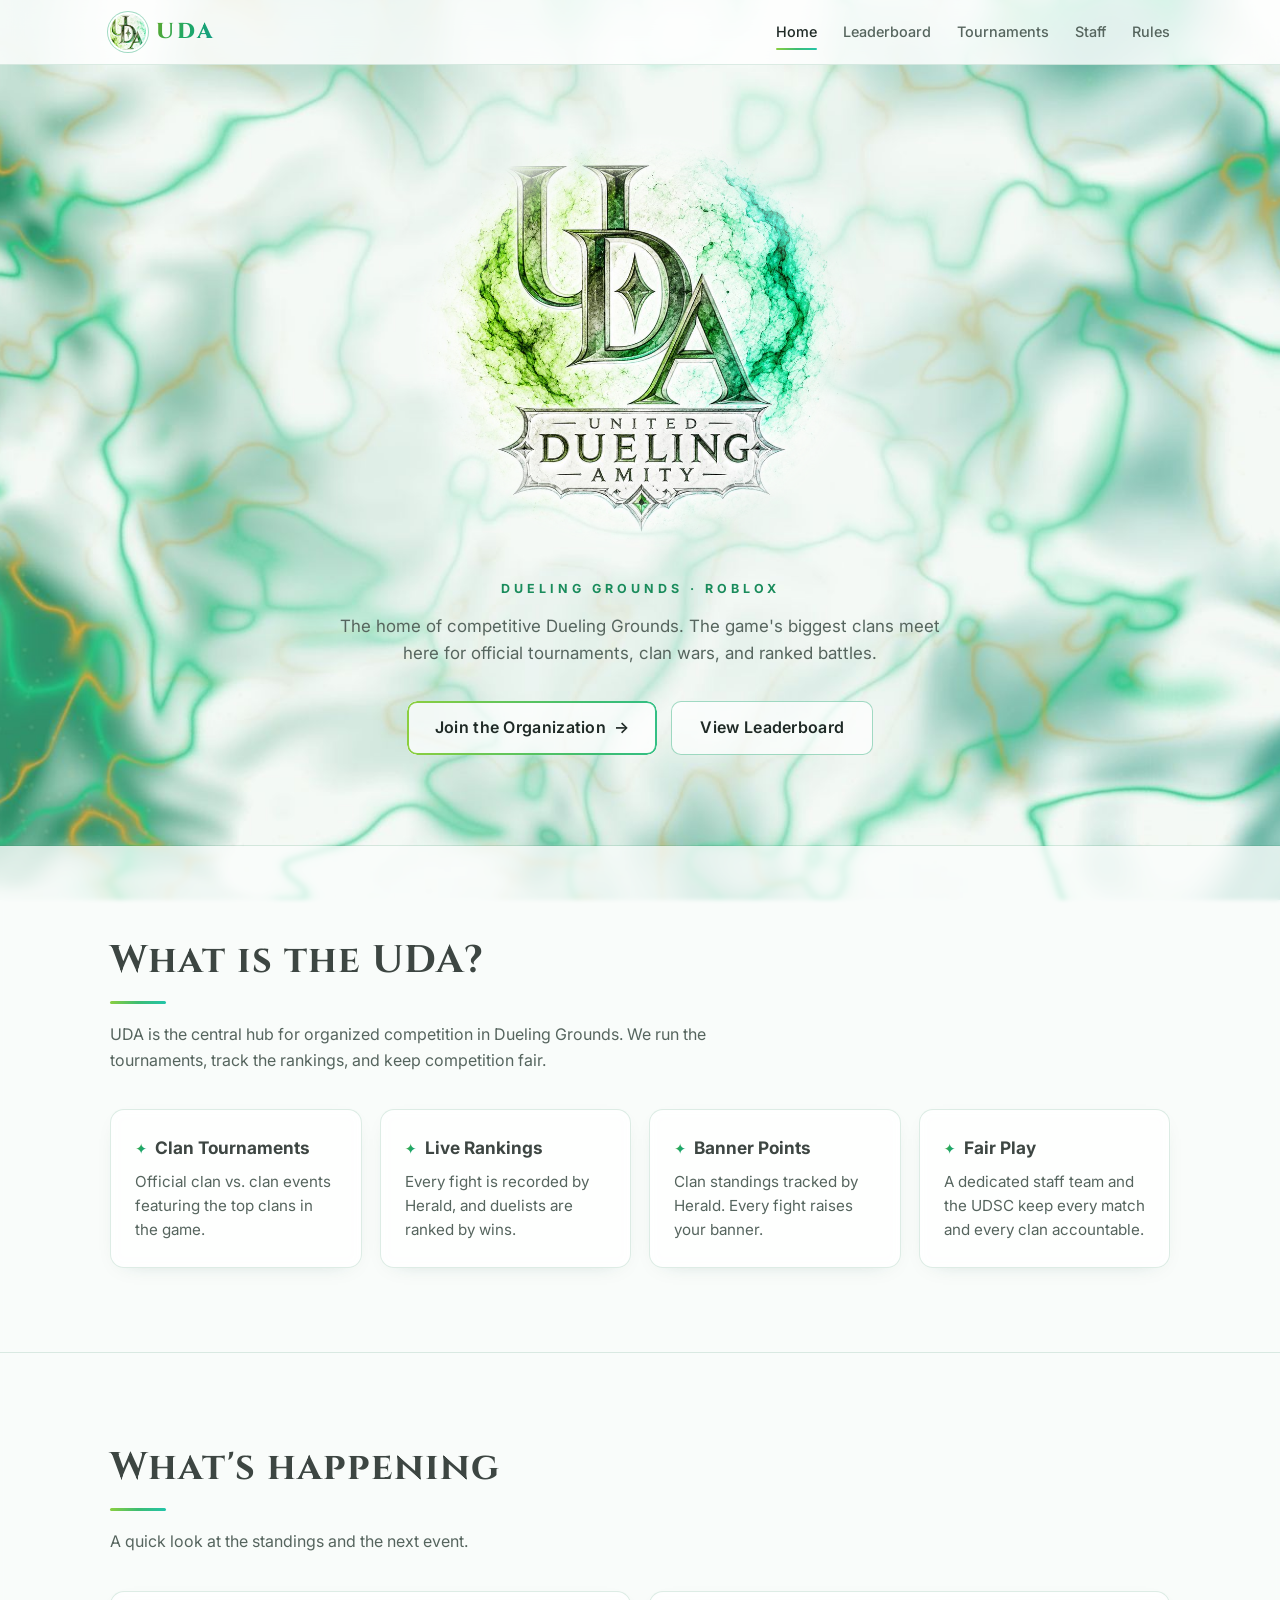
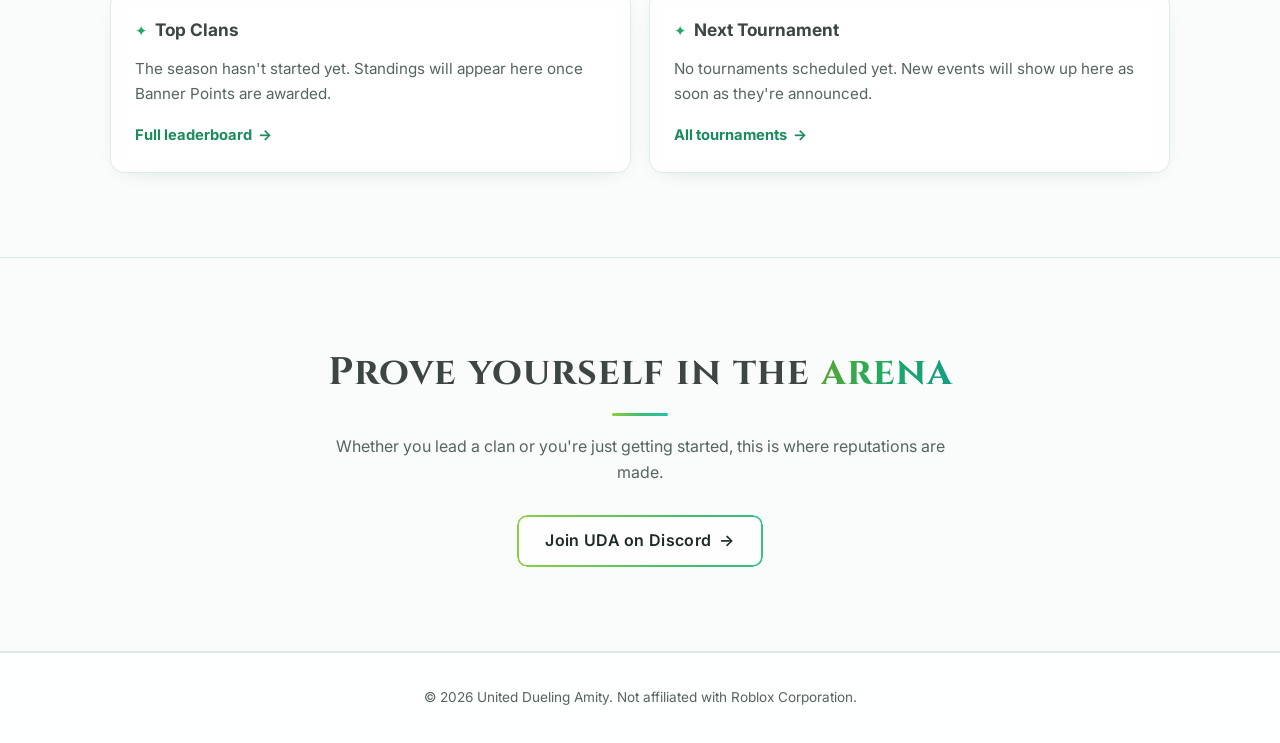
<file: index.html>
<!DOCTYPE html>
<html lang="en">
<head>
<meta charset="UTF-8">
<meta name="viewport" content="width=device-width, initial-scale=1.0">
<title>United Dueling Amity (UDA) | Dueling Grounds Clan Tournaments</title>
<meta name="description" content="The United Dueling Amity (UDA) is the home of competitive Dueling Grounds on Roblox. Clan tournaments, live rankings, Banner Points, and the UDSC.">
<meta property="og:title" content="United Dueling Amity (UDA) | Dueling Grounds Clan Tournaments">
<meta property="og:description" content="The United Dueling Amity (UDA) is the home of competitive Dueling Grounds on Roblox. Clan tournaments, live rankings, Banner Points, and the UDSC.">
<meta property="og:type" content="website">
<meta property="og:image" content="https://unitedduelingamity.org/uda-logo.jpg">
<meta name="theme-color" content="#f6faf7">
<link rel="icon" type="image/png" href="[data-uri]">
<link rel="apple-touch-icon" href="[data-uri]">
<link rel="preconnect" href="https://fonts.googleapis.com">
<link rel="preconnect" href="https://fonts.gstatic.com" crossorigin>
<link href="https://fonts.googleapis.com/css2?family=Cinzel:wght@500;700;800&family=Inter:wght@400;500;600;700&display=swap" rel="stylesheet">
<link rel="stylesheet" href="style.css">
<script type="application/ld+json">
{
  "@context": "https://schema.org",
  "@type": "Organization",
  "name": "United Dueling Amity",
  "alternateName": "UDA",
  "url": "https://unitedduelingamity.org",
  "logo": "https://unitedduelingamity.org/uda-logo.jpg",
  "description": "The competitive hub for Dueling Grounds clan tournaments on Roblox."
}
</script>
</head>
<body data-page="home">
<div class="site-bg" aria-hidden="true"></div>

<nav>
  <div class="wrap">
    <a href="./" class="logo"><img src="[data-uri]" alt="" onerror="this.remove()"><span class="grad-text">UDA</span></a>
    <button class="menu-btn" aria-label="Menu">&#9776;</button>
    <div class="links">
      <a href="./" data-page="home">Home</a>
      <a href="leaderboard.html" data-page="leaderboard">Leaderboard</a>
      <a href="tournaments.html" data-page="tournaments">Tournaments</a>
      <a href="staff.html" data-page="staff">Staff</a>
      <a href="rules.html" data-page="rules">Rules</a>
    </div>
  </div>
</nav>

<header class="hero">
  <div class="wrap">
    <img class="hero-logo" src="[data-uri]" alt="United Dueling Amity logo" style="width: min(460px, 86vw); aspect-ratio: auto; border-radius: 0; background: none; box-shadow: none; object-fit: contain; -webkit-mask-image: radial-gradient(ellipse closest-side, #000 72%, transparent 100%); mask-image: radial-gradient(ellipse closest-side, #000 72%, transparent 100%);"
         onerror="this.remove(); document.getElementById('hero-title').classList.remove('sr-only');">
    <h1 id="hero-title" class="sr-only">United Dueling <span class="grad-text">Amity</span></h1>
    <div class="eyebrow">Dueling Grounds &middot; Roblox</div>
    <p>The home of competitive Dueling Grounds. The game's biggest clans meet here for official tournaments, clan wars, and ranked battles.</p>
    <div class="btns">
      <a class="btn btn-primary" href="https://discord.gg/K6JbJSNu7H" target="_blank" rel="noopener">Join the Organization <span class="arrow">&rarr;</span></a>
      <a class="btn btn-ghost" href="leaderboard.html">View Leaderboard</a>
    </div>
  </div>
</header>

<section id="about">
  <div class="wrap reveal">
    <h2>What is the UDA?</h2>
    <div class="divider"></div>
    <p class="sub">UDA is the central hub for organized competition in Dueling Grounds. We run the tournaments, track the rankings, and keep competition fair.</p>
    <div class="grid">
      <div class="card"><h3>Clan Tournaments</h3><p>Official clan vs. clan events featuring the top clans in the game.</p></div>
      <div class="card"><h3>Live Rankings</h3><p>Every fight is recorded by Herald, and duelists are ranked by wins.</p></div>
      <div class="card"><h3>Banner Points</h3><p>Clan standings tracked by Herald. Every fight raises your banner.</p></div>
      <div class="card"><h3>Fair Play</h3><p>A dedicated staff team and the UDSC keep every match and every clan accountable.</p></div>
    </div>
  </div>
</section>

<section id="happening">
  <div class="wrap reveal">
    <h2>What's happening</h2>
    <div class="divider"></div>
    <p class="sub">A quick look at the standings and the next event.</p>
    <div class="preview-grid">
      <div class="card preview">
        <h3>Top Clans</h3>
        <div class="preview-body" id="preview-clans">
          <p class="muted">The season hasn't started yet. Standings will appear here once Banner Points are awarded.</p>
        </div>
        <a class="text-link" href="leaderboard.html">Full leaderboard <span>&rarr;</span></a>
      </div>
      <div class="card preview">
        <h3>Next Tournament</h3>
        <div class="preview-body" id="preview-event">
          <p class="muted">No tournaments scheduled yet. New events will show up here as soon as they're announced.</p>
        </div>
        <a class="text-link" href="tournaments.html">All tournaments <span>&rarr;</span></a>
      </div>
    </div>
  </div>
</section>

<section class="cta">
  <div class="wrap reveal">
    <h2>Prove yourself in the <span class="grad-text">arena</span></h2>
    <div class="divider"></div>
    <p class="sub" style="margin: 0 auto 30px;">Whether you lead a clan or you're just getting started, this is where reputations are made.</p>
    <a class="btn btn-primary" href="https://discord.gg/K6JbJSNu7H" target="_blank" rel="noopener">Join UDA on Discord <span class="arrow">&rarr;</span></a>
  </div>
</section>

<footer>
  <div class="wrap">
    &copy; <span data-year></span> United Dueling Amity. Not affiliated with Roblox Corporation.
  </div>
</footer>

<script src="script.js"></script>
</body>
</html>
</file>
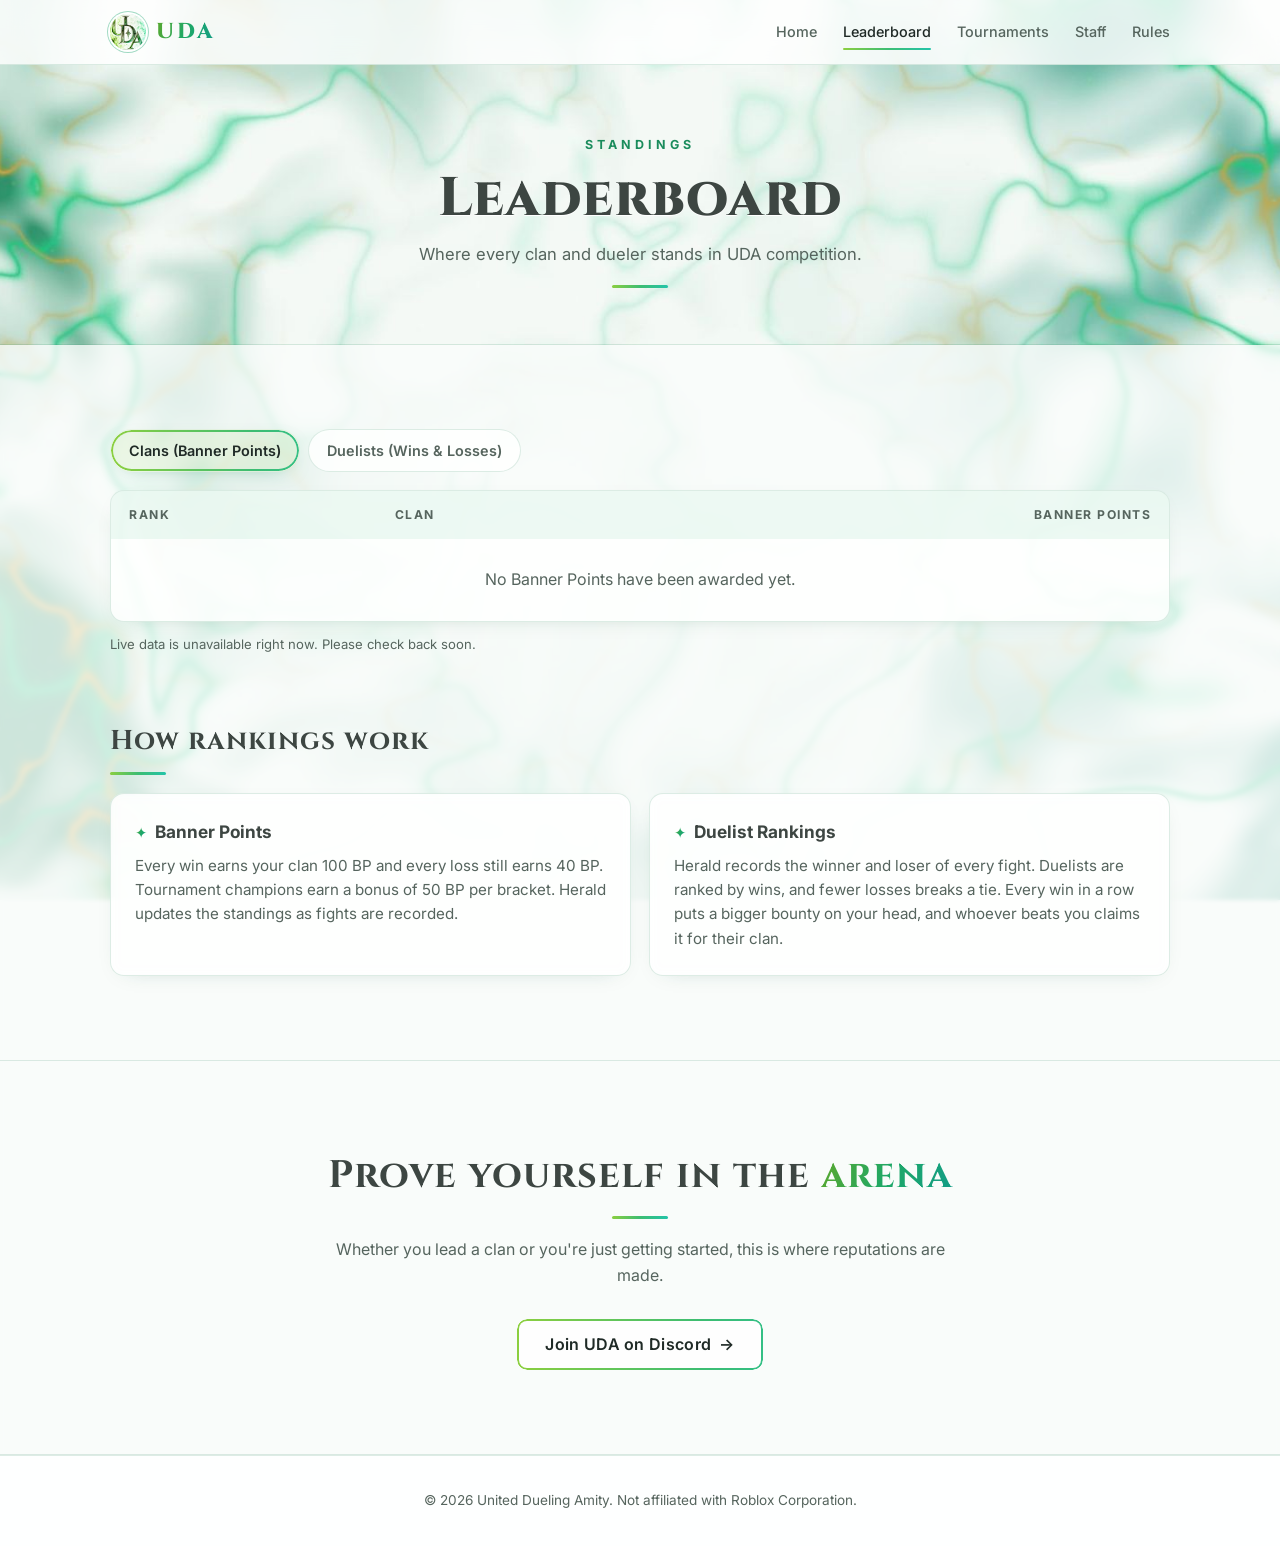
<file: leaderboard.html>
<!DOCTYPE html>
<html lang="en">
<head>
<meta charset="UTF-8">
<meta name="viewport" content="width=device-width, initial-scale=1.0">
<title>Leaderboard | United Dueling Amity</title>
<meta name="description" content="Live clan Banner Points and player rankings for UDA Dueling Grounds competition.">
<meta property="og:title" content="Leaderboard | United Dueling Amity">
<meta property="og:description" content="Live clan Banner Points and player rankings for UDA Dueling Grounds competition.">
<meta property="og:type" content="website">
<meta property="og:image" content="https://unitedduelingamity.org/uda-logo.jpg">
<meta name="theme-color" content="#f6faf7">
<link rel="icon" type="image/png" href="[data-uri]">
<link rel="apple-touch-icon" href="[data-uri]">
<link rel="preconnect" href="https://fonts.googleapis.com">
<link rel="preconnect" href="https://fonts.gstatic.com" crossorigin>
<link href="https://fonts.googleapis.com/css2?family=Cinzel:wght@500;700;800&family=Inter:wght@400;500;600;700&display=swap" rel="stylesheet">
<link rel="stylesheet" href="style.css">
</head>
<body data-page="leaderboard">
<div class="site-bg" aria-hidden="true"></div>

<nav>
  <div class="wrap">
    <a href="./" class="logo"><img src="[data-uri]" alt="" onerror="this.remove()"><span class="grad-text">UDA</span></a>
    <button class="menu-btn" aria-label="Menu">&#9776;</button>
    <div class="links">
      <a href="./" data-page="home">Home</a>
      <a href="leaderboard.html" data-page="leaderboard">Leaderboard</a>
      <a href="tournaments.html" data-page="tournaments">Tournaments</a>
      <a href="staff.html" data-page="staff">Staff</a>
      <a href="rules.html" data-page="rules">Rules</a>
    </div>
  </div>
</nav>

<header class="page-hero">
  <div class="wrap">
    <div class="eyebrow">Standings</div>
    <h1>Leaderboard</h1>
    <p>Where every clan and dueler stands in UDA competition.</p>
    <div class="divider"></div>
  </div>
</header>

<section>
  <div class="wrap reveal stack">
    <div>
      <div class="tabs">
        <button class="tab active" data-board="clans">Clans (Banner Points)</button>
        <button class="tab" data-board="players">Duelists (Wins &amp; Losses)</button>
      </div>
      <div class="board">
        <table>
          <thead><tr><th>Rank</th><th id="col-name">Clan</th><th class="score" id="col-score">Banner Points</th><th class="score" id="col-losses" hidden>Losses</th></tr></thead>
          <tbody id="board-body"></tbody>
        </table>
      </div>
      <p class="note" id="board-note">The season has not started yet. No Banner Points have been awarded.</p>
    </div>

    <div>
      <h2 class="small">How rankings work</h2>
      <div class="divider"></div>
      <div class="grid">
        <div class="card"><h3>Banner Points</h3><p>Every win earns your clan 100 BP and every loss still earns 40 BP. Tournament champions earn a bonus of 50 BP per bracket. Herald updates the standings as fights are recorded.</p></div>
        <div class="card"><h3>Duelist Rankings</h3><p>Herald records the winner and loser of every fight. Duelists are ranked by wins, and fewer losses breaks a tie. Every win in a row puts a bigger bounty on your head, and whoever beats you claims it for their clan.</p></div>
      </div>
    </div>
  </div>
</section>

<section class="cta">
  <div class="wrap reveal">
    <h2>Prove yourself in the <span class="grad-text">arena</span></h2>
    <div class="divider"></div>
    <p class="sub" style="margin: 0 auto 30px;">Whether you lead a clan or you're just getting started, this is where reputations are made.</p>
    <a class="btn btn-primary" href="https://discord.gg/K6JbJSNu7H" target="_blank" rel="noopener">Join UDA on Discord <span class="arrow">&rarr;</span></a>
  </div>
</section>

<footer>
  <div class="wrap">
    &copy; <span data-year></span> United Dueling Amity. Not affiliated with Roblox Corporation.
  </div>
</footer>

<script src="script.js"></script>
</body>
</html>
</file>
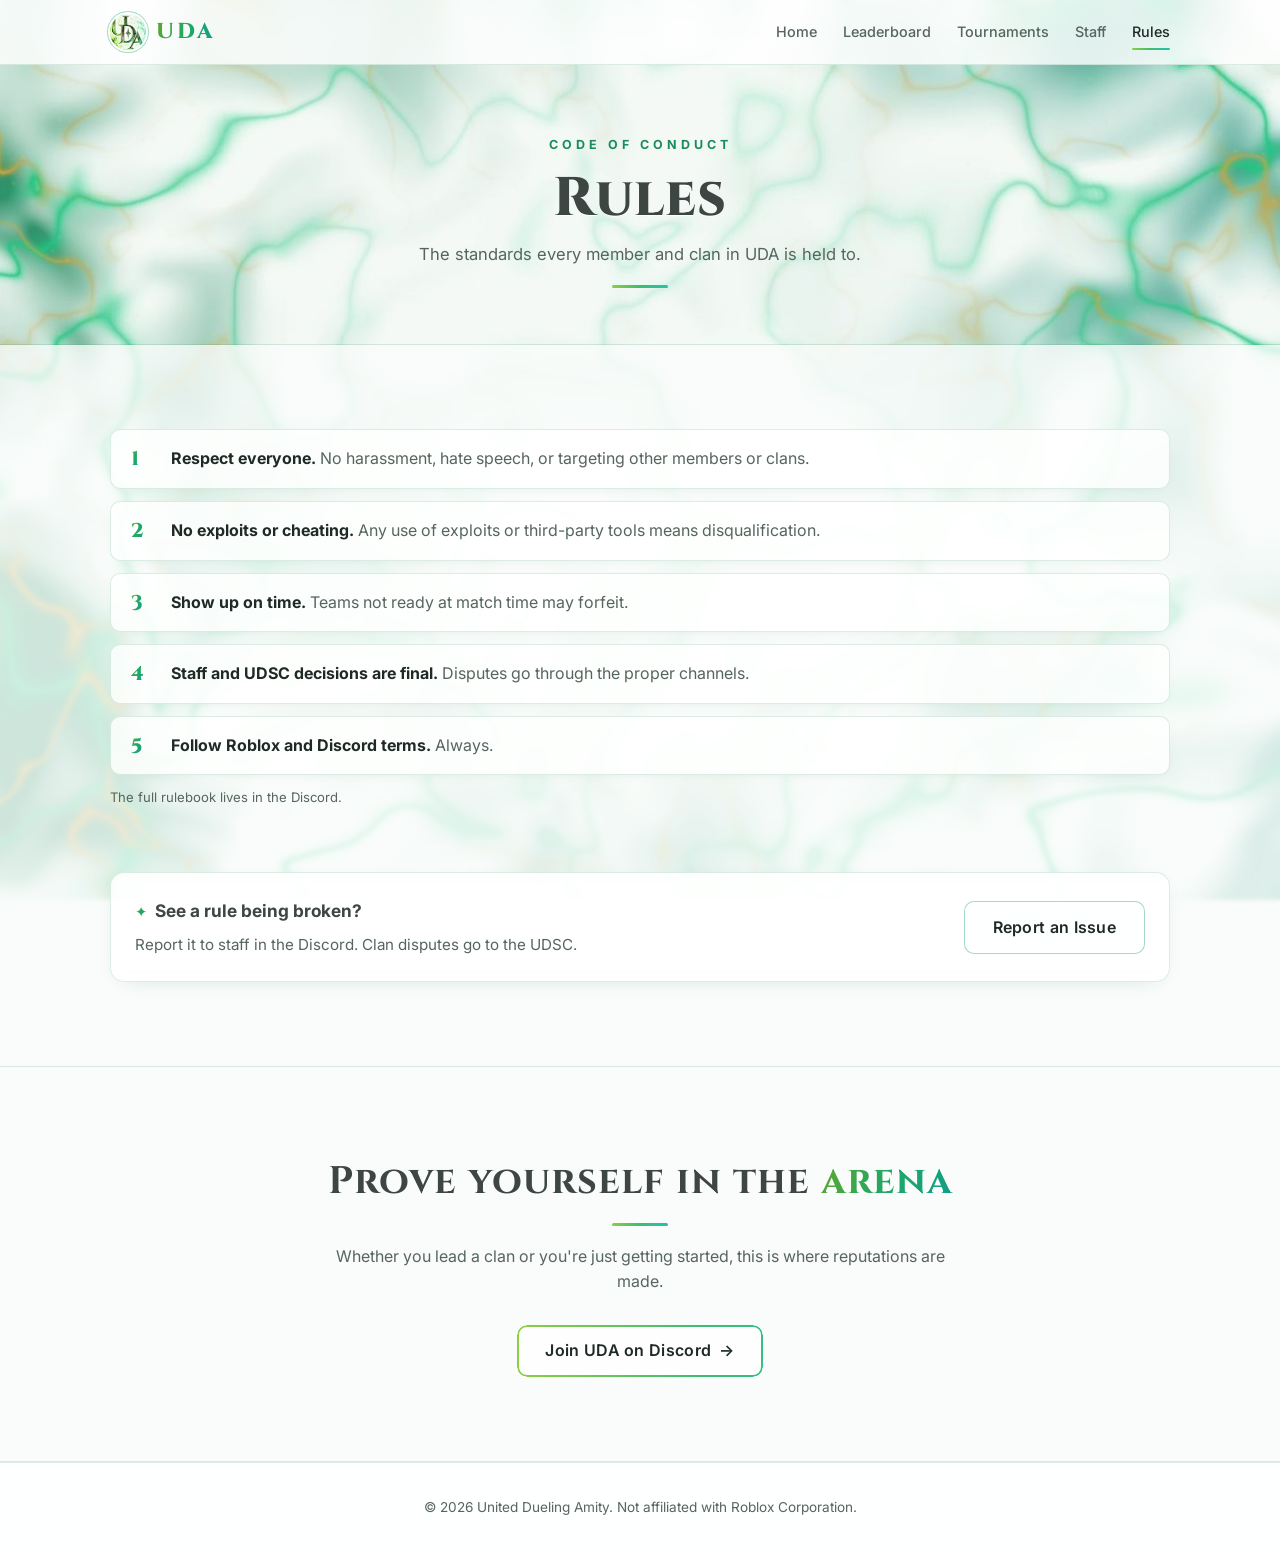
<file: rules.html>
<!DOCTYPE html>
<html lang="en">
<head>
<meta charset="UTF-8">
<meta name="viewport" content="width=device-width, initial-scale=1.0">
<title>Rules | United Dueling Amity</title>
<meta name="description" content="The rules every member and clan in the United Dueling Amity follows.">
<meta property="og:title" content="Rules | United Dueling Amity">
<meta property="og:description" content="The rules every member and clan in the United Dueling Amity follows.">
<meta property="og:type" content="website">
<meta property="og:image" content="https://unitedduelingamity.org/uda-logo.jpg">
<meta name="theme-color" content="#f6faf7">
<link rel="icon" type="image/png" href="[data-uri]">
<link rel="apple-touch-icon" href="[data-uri]">
<link rel="preconnect" href="https://fonts.googleapis.com">
<link rel="preconnect" href="https://fonts.gstatic.com" crossorigin>
<link href="https://fonts.googleapis.com/css2?family=Cinzel:wght@500;700;800&family=Inter:wght@400;500;600;700&display=swap" rel="stylesheet">
<link rel="stylesheet" href="style.css">
</head>
<body data-page="rules">
<div class="site-bg" aria-hidden="true"></div>

<nav>
  <div class="wrap">
    <a href="./" class="logo"><img src="[data-uri]" alt="" onerror="this.remove()"><span class="grad-text">UDA</span></a>
    <button class="menu-btn" aria-label="Menu">&#9776;</button>
    <div class="links">
      <a href="./" data-page="home">Home</a>
      <a href="leaderboard.html" data-page="leaderboard">Leaderboard</a>
      <a href="tournaments.html" data-page="tournaments">Tournaments</a>
      <a href="staff.html" data-page="staff">Staff</a>
      <a href="rules.html" data-page="rules">Rules</a>
    </div>
  </div>
</nav>

<header class="page-hero">
  <div class="wrap">
    <div class="eyebrow">Code of Conduct</div>
    <h1>Rules</h1>
    <p>The standards every member and clan in UDA is held to.</p>
    <div class="divider"></div>
  </div>
</header>

<section>
  <div class="wrap reveal stack">
    <div>
      <ol class="rules">
        <li><strong>Respect everyone.</strong> No harassment, hate speech, or targeting other members or clans.</li>
        <li><strong>No exploits or cheating.</strong> Any use of exploits or third-party tools means disqualification.</li>
        <li><strong>Show up on time.</strong> Teams not ready at match time may forfeit.</li>
        <li><strong>Staff and UDSC decisions are final.</strong> Disputes go through the proper channels.</li>
        <li><strong>Follow Roblox and Discord terms.</strong> Always.</li>
      </ol>
      <p class="note">The full rulebook lives in the Discord.</p>
    </div>

    <div>
      <div class="card callout">
        <div>
          <h3>See a rule being broken?</h3>
          <p>Report it to staff in the Discord. Clan disputes go to the UDSC.</p>
        </div>
        <a class="btn btn-ghost" href="https://discord.gg/K6JbJSNu7H" target="_blank" rel="noopener">Report an Issue</a>
      </div>
    </div>
  </div>
</section>

<section class="cta">
  <div class="wrap reveal">
    <h2>Prove yourself in the <span class="grad-text">arena</span></h2>
    <div class="divider"></div>
    <p class="sub" style="margin: 0 auto 30px;">Whether you lead a clan or you're just getting started, this is where reputations are made.</p>
    <a class="btn btn-primary" href="https://discord.gg/K6JbJSNu7H" target="_blank" rel="noopener">Join UDA on Discord <span class="arrow">&rarr;</span></a>
  </div>
</section>

<footer>
  <div class="wrap">
    &copy; <span data-year></span> United Dueling Amity. Not affiliated with Roblox Corporation.
  </div>
</footer>

<script src="script.js"></script>
</body>
</html>
</file>
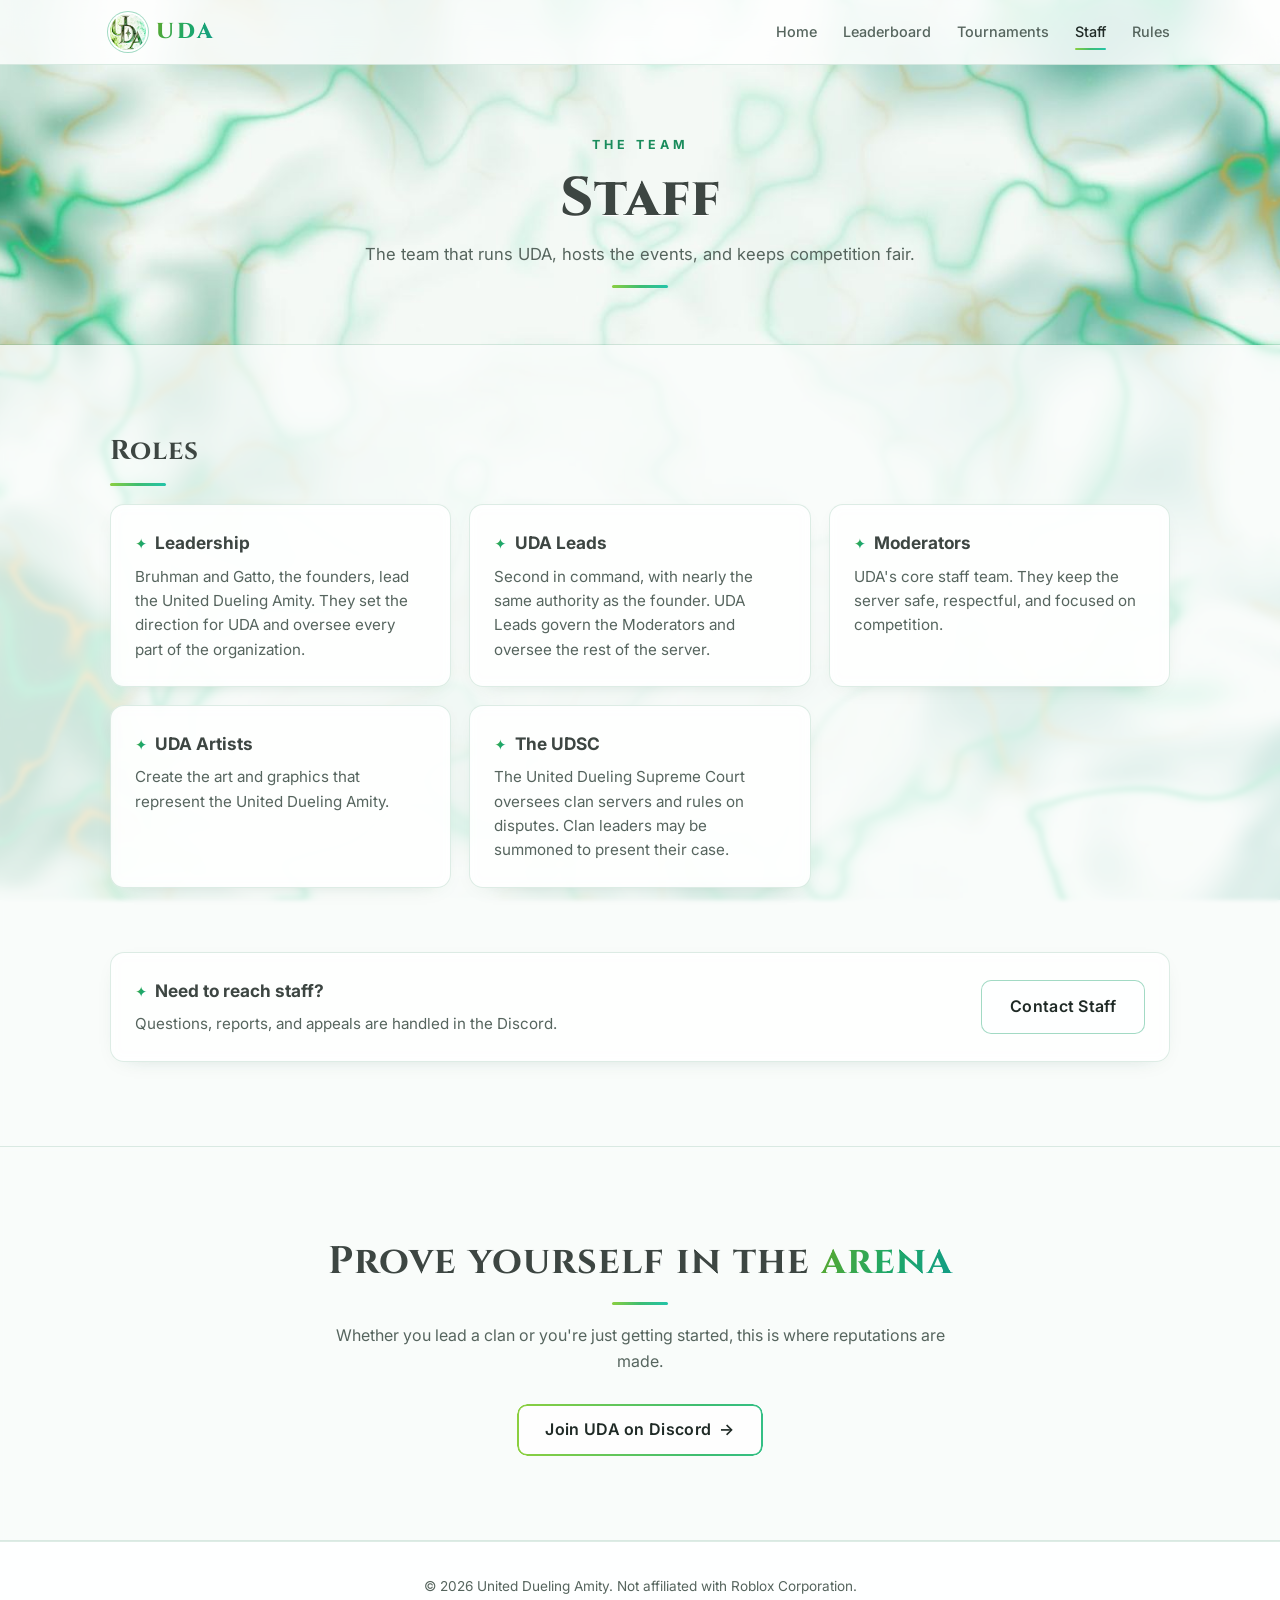
<file: staff.html>
<!DOCTYPE html>
<html lang="en">
<head>
<meta charset="UTF-8">
<meta name="viewport" content="width=device-width, initial-scale=1.0">
<title>Staff | United Dueling Amity</title>
<meta name="description" content="Meet the UDA staff team: leadership, UDA Leads, Moderators, UDA Artists, and the UDSC.">
<meta property="og:title" content="Staff | United Dueling Amity">
<meta property="og:description" content="Meet the UDA staff team: leadership, UDA Leads, Moderators, UDA Artists, and the UDSC.">
<meta property="og:type" content="website">
<meta property="og:image" content="https://unitedduelingamity.org/uda-logo.jpg">
<meta name="theme-color" content="#f6faf7">
<link rel="icon" type="image/png" href="[data-uri]">
<link rel="apple-touch-icon" href="[data-uri]">
<link rel="preconnect" href="https://fonts.googleapis.com">
<link rel="preconnect" href="https://fonts.gstatic.com" crossorigin>
<link href="https://fonts.googleapis.com/css2?family=Cinzel:wght@500;700;800&family=Inter:wght@400;500;600;700&display=swap" rel="stylesheet">
<link rel="stylesheet" href="style.css">
</head>
<body data-page="staff">
<div class="site-bg" aria-hidden="true"></div>

<nav>
  <div class="wrap">
    <a href="./" class="logo"><img src="[data-uri]" alt="" onerror="this.remove()"><span class="grad-text">UDA</span></a>
    <button class="menu-btn" aria-label="Menu">&#9776;</button>
    <div class="links">
      <a href="./" data-page="home">Home</a>
      <a href="leaderboard.html" data-page="leaderboard">Leaderboard</a>
      <a href="tournaments.html" data-page="tournaments">Tournaments</a>
      <a href="staff.html" data-page="staff">Staff</a>
      <a href="rules.html" data-page="rules">Rules</a>
    </div>
  </div>
</nav>

<header class="page-hero">
  <div class="wrap">
    <div class="eyebrow">The Team</div>
    <h1>Staff</h1>
    <p>The team that runs UDA, hosts the events, and keeps competition fair.</p>
    <div class="divider"></div>
  </div>
</header>

<section>
  <div class="wrap reveal stack">
    <div>
      <h2 class="small">Roles</h2>
      <div class="divider"></div>
      <div class="grid" style="grid-template-columns: repeat(auto-fit, minmax(300px, 1fr));">
        <div class="card"><h3>Leadership</h3><p>Bruhman and Gatto, the founders, lead the United Dueling Amity. They set the direction for UDA and oversee every part of the organization.</p></div>
        <div class="card"><h3>UDA Leads</h3><p>Second in command, with nearly the same authority as the founder. UDA Leads govern the Moderators and oversee the rest of the server.</p></div>
        <div class="card"><h3>Moderators</h3><p>UDA's core staff team. They keep the server safe, respectful, and focused on competition.</p></div>
        <div class="card"><h3>UDA Artists</h3><p>Create the art and graphics that represent the United Dueling Amity.</p></div>
        <div class="card"><h3>The UDSC</h3><p>The United Dueling Supreme Court oversees clan servers and rules on disputes. Clan leaders may be summoned to present their case.</p></div>
      </div>
    </div>

    <div>
      <div class="card callout">
        <div>
          <h3>Need to reach staff?</h3>
          <p>Questions, reports, and appeals are handled in the Discord.</p>
        </div>
        <a class="btn btn-ghost" href="https://discord.gg/K6JbJSNu7H" target="_blank" rel="noopener">Contact Staff</a>
      </div>
    </div>
  </div>
</section>

<section class="cta">
  <div class="wrap reveal">
    <h2>Prove yourself in the <span class="grad-text">arena</span></h2>
    <div class="divider"></div>
    <p class="sub" style="margin: 0 auto 30px;">Whether you lead a clan or you're just getting started, this is where reputations are made.</p>
    <a class="btn btn-primary" href="https://discord.gg/K6JbJSNu7H" target="_blank" rel="noopener">Join UDA on Discord <span class="arrow">&rarr;</span></a>
  </div>
</section>

<footer>
  <div class="wrap">
    &copy; <span data-year></span> United Dueling Amity. Not affiliated with Roblox Corporation.
  </div>
</footer>

<script src="script.js"></script>
</body>
</html>
</file>
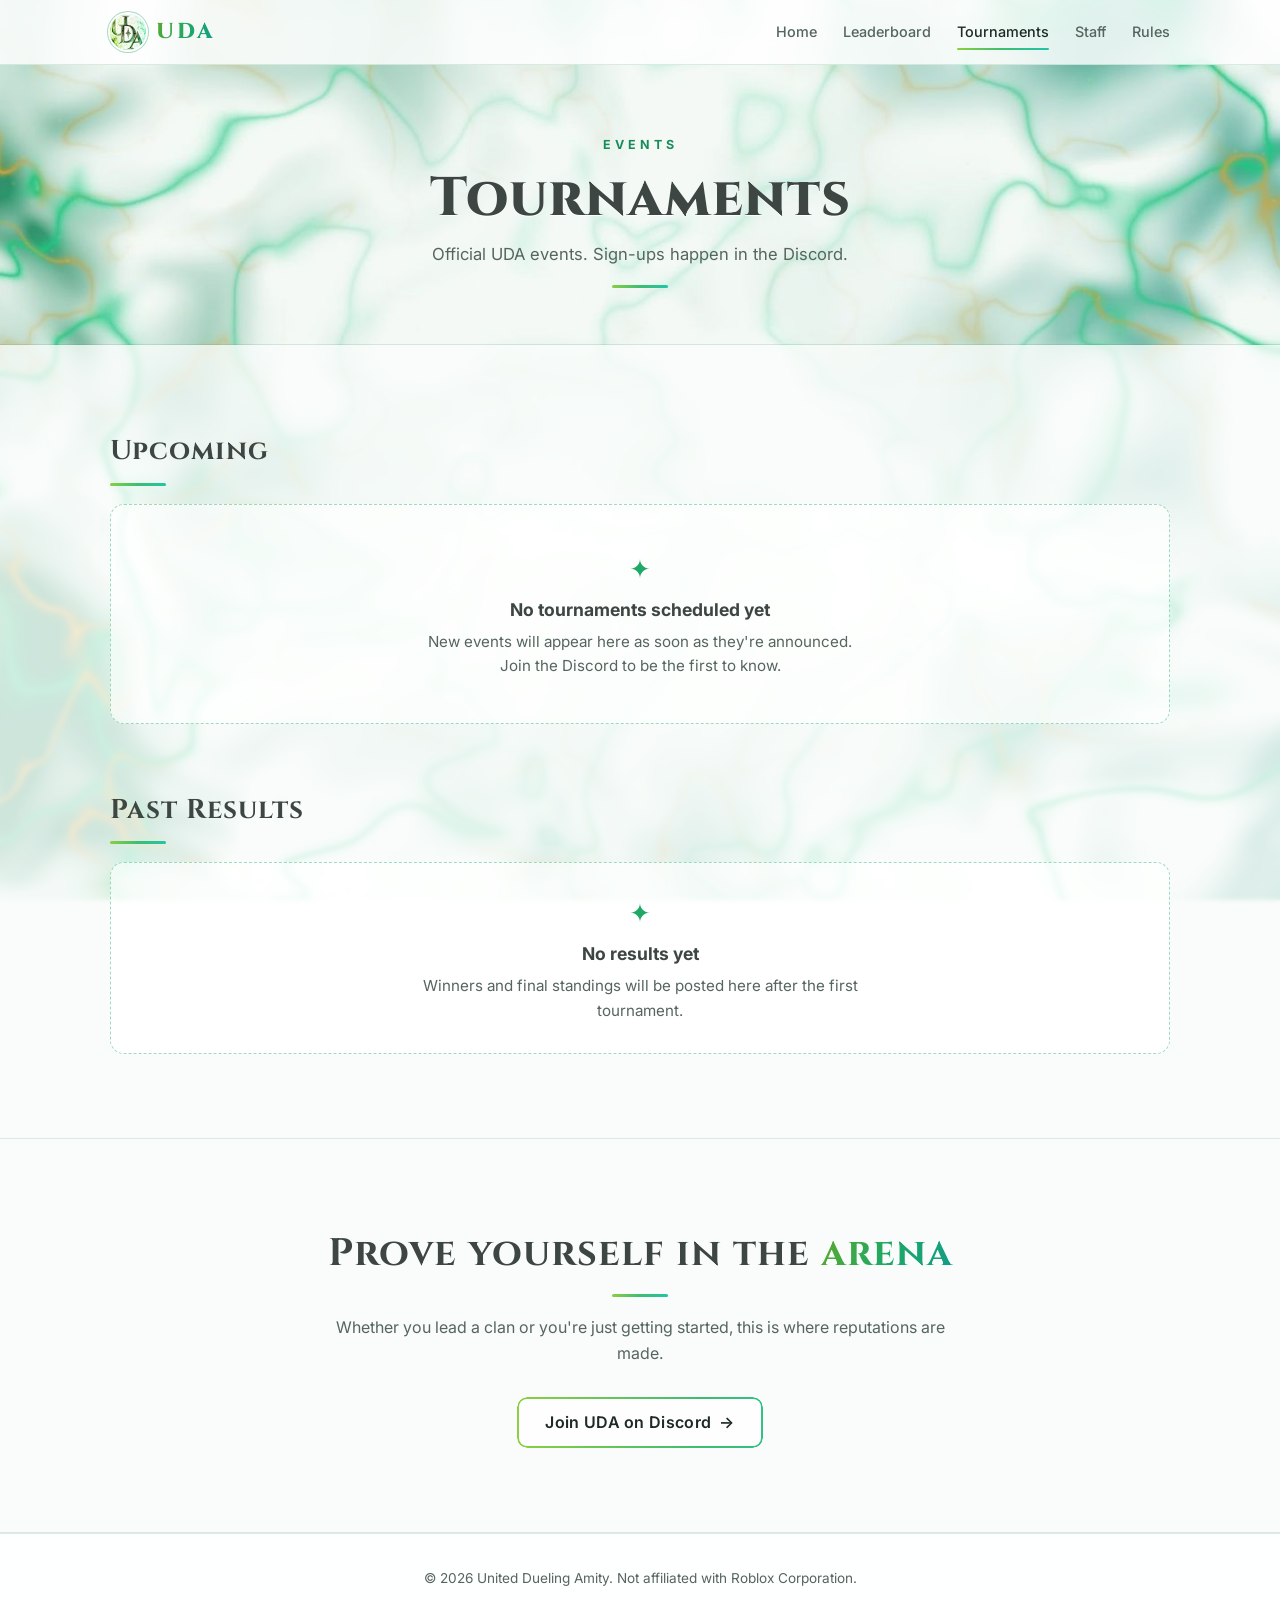
<file: tournaments.html>
<!DOCTYPE html>
<html lang="en">
<head>
<meta charset="UTF-8">
<meta name="viewport" content="width=device-width, initial-scale=1.0">
<title>Tournaments | United Dueling Amity</title>
<meta name="description" content="Upcoming and past UDA Dueling Grounds tournaments.">
<meta property="og:title" content="Tournaments | United Dueling Amity">
<meta property="og:description" content="Upcoming and past UDA Dueling Grounds tournaments.">
<meta property="og:type" content="website">
<meta property="og:image" content="https://unitedduelingamity.org/uda-logo.jpg">
<meta name="theme-color" content="#f6faf7">
<link rel="icon" type="image/png" href="[data-uri]">
<link rel="apple-touch-icon" href="[data-uri]">
<link rel="preconnect" href="https://fonts.googleapis.com">
<link rel="preconnect" href="https://fonts.gstatic.com" crossorigin>
<link href="https://fonts.googleapis.com/css2?family=Cinzel:wght@500;700;800&family=Inter:wght@400;500;600;700&display=swap" rel="stylesheet">
<link rel="stylesheet" href="style.css">
</head>
<body data-page="tournaments">
<div class="site-bg" aria-hidden="true"></div>

<nav>
  <div class="wrap">
    <a href="./" class="logo"><img src="[data-uri]" alt="" onerror="this.remove()"><span class="grad-text">UDA</span></a>
    <button class="menu-btn" aria-label="Menu">&#9776;</button>
    <div class="links">
      <a href="./" data-page="home">Home</a>
      <a href="leaderboard.html" data-page="leaderboard">Leaderboard</a>
      <a href="tournaments.html" data-page="tournaments">Tournaments</a>
      <a href="staff.html" data-page="staff">Staff</a>
      <a href="rules.html" data-page="rules">Rules</a>
    </div>
  </div>
</nav>

<header class="page-hero">
  <div class="wrap">
    <div class="eyebrow">Events</div>
    <h1>Tournaments</h1>
    <p>Official UDA events. Sign-ups happen in the Discord.</p>
    <div class="divider"></div>
  </div>
</header>

<section>
  <div class="wrap reveal stack">
    <div>
      <h2 class="small">Upcoming</h2>
      <div class="divider"></div>
      <div class="grid" id="tournament-list"></div>
      <div class="empty" id="tournament-empty">
        <div class="empty-icon">&#10022;</div>
        <h3>No tournaments scheduled yet</h3>
        <p>New events will appear here as soon as they're announced. Join the Discord to be the first to know.</p>
      </div>
    </div>

    <div>
      <h2 class="small">Past Results</h2>
      <div class="divider"></div>
      <div class="grid" id="past-results-list"></div>
      <div class="empty compact" id="past-results-empty">
        <div class="empty-icon">&#10022;</div>
        <h3>No results yet</h3>
        <p>Winners and final standings will be posted here after the first tournament.</p>
      </div>
    </div>
  </div>
</section>

<section class="cta">
  <div class="wrap reveal">
    <h2>Prove yourself in the <span class="grad-text">arena</span></h2>
    <div class="divider"></div>
    <p class="sub" style="margin: 0 auto 30px;">Whether you lead a clan or you're just getting started, this is where reputations are made.</p>
    <a class="btn btn-primary" href="https://discord.gg/K6JbJSNu7H" target="_blank" rel="noopener">Join UDA on Discord <span class="arrow">&rarr;</span></a>
  </div>
</section>

<footer>
  <div class="wrap">
    &copy; <span data-year></span> United Dueling Amity. Not affiliated with Roblox Corporation.
  </div>
</footer>

<script src="script.js"></script>
</body>
</html>
</file>
<file: style.css>
/* ============================================================
   United Dueling Amity (UDA) website styles
   Light theme: white and pale mint, lime to teal accents,
   stone gray headings.
   ============================================================ */
:root {
  --bg: #f6faf7;
  --surface: #ffffff;
  --panel: rgba(255, 255, 255, 0.82);
  --line: rgba(46, 140, 96, 0.16);
  --line-strong: rgba(34, 168, 116, 0.42);
  --text: #1f2a26;
  --muted: #56655e;
  --stone: #3d4642;
  --lime: #8ccf3f;
  --emerald: #28b46e;
  --teal: #22c4aa;
  --deep: #1a8c5c;
  --grad: linear-gradient(110deg, #8ccf3f 0%, #3dbd72 50%, #22c4aa 100%);
  --grad-text: linear-gradient(110deg, #5ea82a 0%, #1fa866 50%, #129c88 100%);
  --radius: 14px;
}
* { box-sizing: border-box; margin: 0; padding: 0; }
html { scroll-behavior: smooth; }
body {
  font-family: 'Inter', system-ui, sans-serif;
  background: var(--bg);
  color: var(--text);
  line-height: 1.6;
  overflow-x: hidden;
}

/* Full-site background: white center with lime and teal wisps at the sides */
.site-bg {
  position: fixed; inset: 0; z-index: -2; pointer-events: none;
  background: var(--bg) url("[data-uri]") center top / cover no-repeat;
}
/* Sections below the hero sit on a light veil so the wisps stay subtle */
section { background: rgba(250, 253, 251, 0.78); backdrop-filter: blur(2px); -webkit-backdrop-filter: blur(2px); }
footer { background: rgba(255, 255, 255, 0.9); }
a { color: inherit; text-decoration: none; }
.wrap { max-width: 1100px; margin: 0 auto; padding: 0 20px; }
.grad-text {
  background: var(--grad-text);
  -webkit-background-clip: text; background-clip: text;
  color: transparent;
}
.sr-only {
  position: absolute; width: 1px; height: 1px; padding: 0; margin: -1px;
  overflow: hidden; clip: rect(0 0 0 0); white-space: nowrap; border: 0;
}

/* Nav */
nav {
  position: sticky; top: 0; z-index: 50;
  background: rgba(255, 255, 255, 0.82);
  backdrop-filter: blur(12px);
  -webkit-backdrop-filter: blur(12px);
  border-bottom: 1px solid var(--line);
}
nav .wrap { display: flex; align-items: center; justify-content: space-between; height: 64px; }
.logo { display: flex; align-items: center; gap: 10px; font-family: 'Cinzel', serif; font-weight: 800; font-size: 1.35rem; letter-spacing: 3px; }
.logo img { width: 36px; height: 36px; border-radius: 50%; object-fit: cover; box-shadow: 0 0 0 2px #fff, 0 0 0 3px var(--line-strong); }
.links { display: flex; gap: 26px; font-size: 0.9rem; color: var(--muted); font-weight: 500; }
.links a { position: relative; padding: 4px 0; transition: color .25s; }
.links a::after {
  content: ""; position: absolute; left: 0; bottom: -2px; height: 2px; width: 100%;
  background: var(--grad); border-radius: 2px;
  transform: scaleX(0); transform-origin: left; transition: transform .3s ease;
}
.links a:hover { color: var(--text); }
.links a:hover::after { transform: scaleX(1); }
.menu-btn { display: none; background: none; border: 0; color: var(--text); font-size: 1.5rem; cursor: pointer; }

/* Hero */
.hero {
  padding: 64px 0 90px;
  text-align: center;
  position: relative;
  border-bottom: 1px solid var(--line);
}
/* Logo shown as a dark round medallion so its black background fits the light page */
.hero-logo {
  width: min(340px, 72vw); aspect-ratio: 1; margin: 0 auto 26px; display: block;
  object-fit: cover; border-radius: 50%;
  background: #000;
  box-shadow:
    0 0 0 5px #ffffff,
    0 0 0 7px rgba(40, 180, 110, 0.55),
    0 22px 60px -12px rgba(26, 140, 92, 0.45),
    0 0 90px 10px rgba(140, 207, 63, 0.18);
  animation: float 7s ease-in-out infinite;
}
@keyframes float {
  0%, 100% { transform: translateY(0); }
  50% { transform: translateY(-8px); }
}
.eyebrow { color: var(--deep); font-weight: 700; letter-spacing: 4px; font-size: 0.78rem; text-transform: uppercase; }
.hero h1 {
  font-family: 'Cinzel', serif; font-weight: 800; color: var(--stone);
  font-size: clamp(2.2rem, 6vw, 4rem); line-height: 1.1;
  margin: 18px 0;
}
.hero p { color: var(--muted); max-width: 600px; margin: 14px auto 34px; font-size: 1.06rem; }
.btns { display: flex; gap: 14px; justify-content: center; flex-wrap: wrap; }

/* Buttons */
.btn {
  position: relative; overflow: hidden; isolation: isolate; display: inline-flex; align-items: center; gap: 8px;
  padding: 13px 28px; border-radius: 10px; font-weight: 600; letter-spacing: .3px;
  transition: transform .25s ease, box-shadow .3s ease, background .3s ease, border-color .3s;
}
/* Hollow button with an animated lime to teal outline */
.btn-primary {
  color: var(--text);
  background: rgba(255, 255, 255, 0.75);
}
.btn-primary::before,
.tab.active::before {
  content: ""; position: absolute; inset: 0; border-radius: inherit; padding: 2px;
  background: linear-gradient(90deg, #8ccf3f, #3dbd72, #22c4aa, #3dbd72, #8ccf3f);
  background-size: 300% 100%;
  animation: flow 4s linear infinite;
  -webkit-mask: linear-gradient(#000 0 0) content-box, linear-gradient(#000 0 0);
  -webkit-mask-composite: xor;
          mask: linear-gradient(#000 0 0) content-box, linear-gradient(#000 0 0);
          mask-composite: exclude;
  pointer-events: none; z-index: -1;
}
@keyframes flow {
  from { background-position: 0% 50%; }
  to { background-position: 300% 50%; }
}
.btn-primary:hover {
  transform: translateY(-2px);
  background: rgba(140, 207, 63, 0.10);
  box-shadow: 0 10px 28px -12px rgba(26, 140, 92, 0.5);
}
.btn-primary:hover::before { animation-duration: 1.6s; }

/* Click effect: ripple from the click point plus a soft pulse */
.ripple {
  position: absolute; border-radius: 50%; pointer-events: none; z-index: -1;
  width: 16px; height: 16px; margin: -8px 0 0 -8px;
  background: radial-gradient(circle, rgba(140, 207, 63, 0.55), rgba(34, 196, 170, 0.25) 45%, transparent 70%);
  transform: scale(0);
  animation: ripple .55s ease-out forwards;
}
@keyframes ripple {
  to { transform: scale(22); opacity: 0; }
}
.btn.clicked, .tab.clicked { animation: press .4s ease; }
.btn.clicked { box-shadow: 0 0 0 1px rgba(40, 180, 110, 0.25), 0 0 26px -2px rgba(40, 180, 110, 0.55); }
.btn-primary.clicked::before { animation-duration: .6s; filter: brightness(1.15); }
@keyframes press {
  0% { transform: scale(1); }
  35% { transform: scale(.95); }
  100% { transform: scale(1); }
}

.btn-ghost {
  color: var(--text);
  border: 1px solid var(--line-strong);
  background: rgba(255, 255, 255, 0.7);
}
.btn-ghost:hover {
  transform: translateY(-2px);
  border-color: var(--emerald);
  background: rgba(255, 255, 255, 0.95);
  box-shadow: 0 8px 26px -14px rgba(26, 140, 92, 0.5);
}

.btn .arrow { transition: transform .25s ease; }
.btn:hover .arrow { transform: translateX(3px); }

/* Sections */
section { padding: 84px 0; border-bottom: 1px solid var(--line); }
h2 { font-family: 'Cinzel', serif; font-weight: 700; color: var(--stone); font-size: clamp(1.7rem, 4vw, 2.4rem); margin-bottom: 10px; letter-spacing: 1px; }
.divider { width: 56px; height: 3px; background: var(--grad); border-radius: 2px; margin: 4px 0 18px; }
.sub { color: var(--muted); margin-bottom: 36px; max-width: 640px; }
.grid { display: grid; grid-template-columns: repeat(auto-fit, minmax(240px, 1fr)); gap: 18px; }
.card {
  position: relative;
  background: var(--panel); border: 1px solid var(--line);
  border-radius: var(--radius); padding: 24px;
  backdrop-filter: blur(6px);
  box-shadow: 0 6px 22px -16px rgba(20, 80, 50, 0.35);
  transition: transform .3s ease, border-color .3s ease, box-shadow .3s ease, background .3s ease;
}
.card:hover {
  transform: translateY(-3px);
  background: linear-gradient(160deg, #dff2e7 0%, #cdeadb 100%);
  border-color: rgba(26, 140, 92, 0.55);
  box-shadow: 0 16px 34px -18px rgba(26, 140, 92, 0.55);
}
.card.callout:hover, .card.preview:hover { background: linear-gradient(160deg, #e6f5ec 0%, #d8efe2 100%); }
.card h3 { font-size: 1.08rem; margin-bottom: 8px; color: var(--stone); font-weight: 700; }
.card h3::before {
  content: "\2726"; margin-right: 8px; font-size: .85em;
  background: var(--grad-text); -webkit-background-clip: text; background-clip: text; color: transparent;
}
.card p { color: var(--muted); font-size: 0.95rem; }

/* Leaderboard */
.tabs { display: flex; gap: 8px; margin-bottom: 18px; flex-wrap: wrap; }
.tab {
  position: relative; overflow: hidden; isolation: isolate;
  padding: 9px 18px; border-radius: 999px; border: 1px solid var(--line);
  background: var(--panel); color: var(--muted); cursor: pointer; font: inherit; font-weight: 600; font-size: .9rem;
  transition: color .25s, border-color .25s, transform .2s, box-shadow .3s;
}
.tab:hover { color: var(--text); border-color: var(--line-strong); transform: translateY(-1px); }
.tab.active {
  color: var(--text); border-color: transparent;
  background: rgba(140, 207, 63, 0.10);
  box-shadow: 0 6px 20px -12px rgba(26, 140, 92, 0.5);
}
.board { background: var(--panel); border: 1px solid var(--line); border-radius: var(--radius); overflow: hidden; box-shadow: 0 6px 22px -16px rgba(20, 80, 50, 0.35); }
table { width: 100%; border-collapse: collapse; }
th, td { padding: 14px 18px; text-align: left; }
th { background: rgba(40, 180, 110, 0.08); color: var(--muted); font-size: 0.76rem; letter-spacing: 1.5px; text-transform: uppercase; font-weight: 700; }
tbody tr { transition: background .2s; }
tbody tr:hover { background: rgba(140, 207, 63, 0.08); }
tr + tr td { border-top: 1px solid var(--line); }
td.rank { font-weight: 700; width: 70px; color: var(--muted); }
td.score { text-align: right; font-weight: 700; color: var(--stone); font-variant-numeric: tabular-nums; }
th.score { text-align: right; }
td.losses { color: var(--muted); }
td .who { overflow-wrap: anywhere; }  /* long names without spaces wrap instead of pushing columns off screen */
@media (max-width: 760px) {
  td.rank { width: 44px; }
  th.score, td.score { padding-left: 6px; padding-right: 10px; }
  th { letter-spacing: .5px; }
}
.r1 { color: #c18a1c !important; } .r2 { color: #7f8a85 !important; } .r3 { color: #a8693a !important; }
td .sub { display: block; font-size: .8rem; color: var(--muted); font-weight: 500; }
td.empty-row { text-align: center; color: var(--muted); padding: 28px 18px; }
.note { color: var(--muted); font-size: 0.82rem; margin-top: 12px; }

/* Tournaments */
.event { display: flex; gap: 18px; align-items: flex-start; }
.date {
  min-width: 64px; text-align: center; border-radius: 10px; padding: 8px 6px;
  border: 1px solid var(--line-strong);
  background: rgba(140, 207, 63, 0.10);
}
.date .m { font-size: 0.7rem; color: var(--deep); font-weight: 700; letter-spacing: 1.5px; }
.date .d { font-size: 1.5rem; font-weight: 700; font-family: 'Cinzel', serif; color: var(--stone); }
.tag {
  display: inline-block; font-size: 0.7rem; font-weight: 700; padding: 3px 10px; letter-spacing: .5px;
  border-radius: 999px; background: rgba(40, 180, 110, 0.12); color: var(--deep); margin-bottom: 6px;
}
.event h3::before { content: none; }
.result-line { margin-top: 4px; }
.result-line span { color: var(--muted); }
.result-line strong { color: var(--stone); }

.empty {
  text-align: center; padding: 44px 24px;
  border: 1px dashed var(--line-strong); border-radius: var(--radius);
  background: rgba(255, 255, 255, 0.65);
}
.empty-icon {
  font-size: 1.6rem; margin-bottom: 6px;
  background: var(--grad-text); -webkit-background-clip: text; background-clip: text; color: transparent;
}
.empty h3 { font-size: 1.1rem; color: var(--stone); margin-bottom: 6px; font-weight: 700; }
.empty p { color: var(--muted); font-size: .95rem; max-width: 440px; margin: 0 auto; }
#tournament-list:empty { display: none; }
.grid:empty { display: none; }

/* Rules */
ol.rules { counter-reset: r; list-style: none; display: grid; gap: 12px; }
ol.rules li {
  counter-increment: r; background: var(--panel); border: 1px solid var(--line);
  border-radius: 10px; padding: 16px 18px 16px 60px; position: relative; color: var(--muted);
  box-shadow: 0 4px 16px -14px rgba(20, 80, 50, 0.35);
  transition: border-color .3s, background .3s;
}
ol.rules li:hover { border-color: rgba(26, 140, 92, 0.55); background: linear-gradient(160deg, #dff2e7 0%, #cdeadb 100%); }
ol.rules li strong { color: var(--text); }
ol.rules li::before {
  content: counter(r); position: absolute; left: 20px; top: 13px;
  font-family: 'Cinzel', serif; font-weight: 800; font-size: 1.25rem;
  background: var(--grad-text); -webkit-background-clip: text; background-clip: text; color: transparent;
}

/* CTA + footer */
.cta { text-align: center; position: relative; }
.cta .divider { margin: 4px auto 18px; }
footer { padding: 34px 0; color: var(--muted); font-size: 0.85rem; text-align: center; border-top: 1px solid var(--line); }

/* Fade-in on scroll */
.reveal { opacity: 0; transform: translateY(14px); transition: opacity .7s ease, transform .7s ease; }
.reveal.in { opacity: 1; transform: none; }

/* Active page in the nav */
.links a.active { color: var(--text); }
.links a.active::after { transform: scaleX(1); }

/* Header used on inner pages */
.page-hero {
  padding: 70px 0 56px; text-align: center;
  border-bottom: 1px solid var(--line);
}
.page-hero h1 {
  font-family: 'Cinzel', serif; font-weight: 800; letter-spacing: 1px; color: var(--stone);
  font-size: clamp(2.2rem, 6vw, 3.4rem); line-height: 1.1; margin: 14px 0 12px;
  text-shadow: 0 1px 0 #fff;
}
.page-hero p { color: var(--muted); max-width: 560px; margin: 0 auto; font-size: 1.04rem; }
.page-hero .divider { margin: 18px auto 0; }

/* Smaller sub-headings inside a page */
h2.small { font-size: clamp(1.3rem, 3vw, 1.7rem); }
.stack > * + * { margin-top: 64px; }

/* Home page previews */
.preview-grid { display: grid; grid-template-columns: repeat(auto-fit, minmax(300px, 1fr)); gap: 18px; }
.preview { display: flex; flex-direction: column; }
.preview .preview-body { flex: 1; margin: 6px 0 18px; }
.mini-row {
  display: flex; align-items: center; gap: 14px; padding: 10px 0;
  border-top: 1px solid var(--line); font-size: .95rem;
}
.mini-row:first-child { border-top: 0; }
.mini-row .pos { font-weight: 700; width: 28px; }
.mini-row .who { flex: 1; color: var(--text); }
.mini-row .pts { font-weight: 700; color: var(--stone); font-variant-numeric: tabular-nums; }
.preview .muted { color: var(--muted); font-size: .95rem; }
.text-link {
  align-self: flex-start; font-weight: 700; font-size: .92rem; color: var(--deep);
  display: inline-flex; gap: 6px; align-items: center;
}
.text-link span { transition: transform .25s ease; }
.text-link:hover span { transform: translateX(3px); }

.empty.compact { padding: 30px 20px; }
.callout { display: flex; gap: 18px; align-items: center; justify-content: space-between; flex-wrap: wrap; }
.callout p { margin: 0; }

@media (max-width: 760px) {
  .links {
    display: none; position: absolute; top: 64px; left: 0; right: 0;
    flex-direction: column; gap: 0; background: #fff; border-bottom: 1px solid var(--line);
  }
  .links.open { display: flex; }
  .links a { padding: 14px 20px; border-top: 1px solid var(--line); }
  .links a::after { display: none; }
  .menu-btn { display: block; }
  th, td { padding: 12px 12px; }
  section { padding: 60px 0; }
  .hero { padding: 40px 0 70px; }
  .page-hero { padding: 48px 0 40px; }
  .callout { flex-direction: column; align-items: flex-start; }
}

@media (prefers-reduced-motion: reduce) {
  *, *::before, *::after { animation: none !important; transition: none !important; }
  .reveal { opacity: 1; transform: none; }
}
</file>
